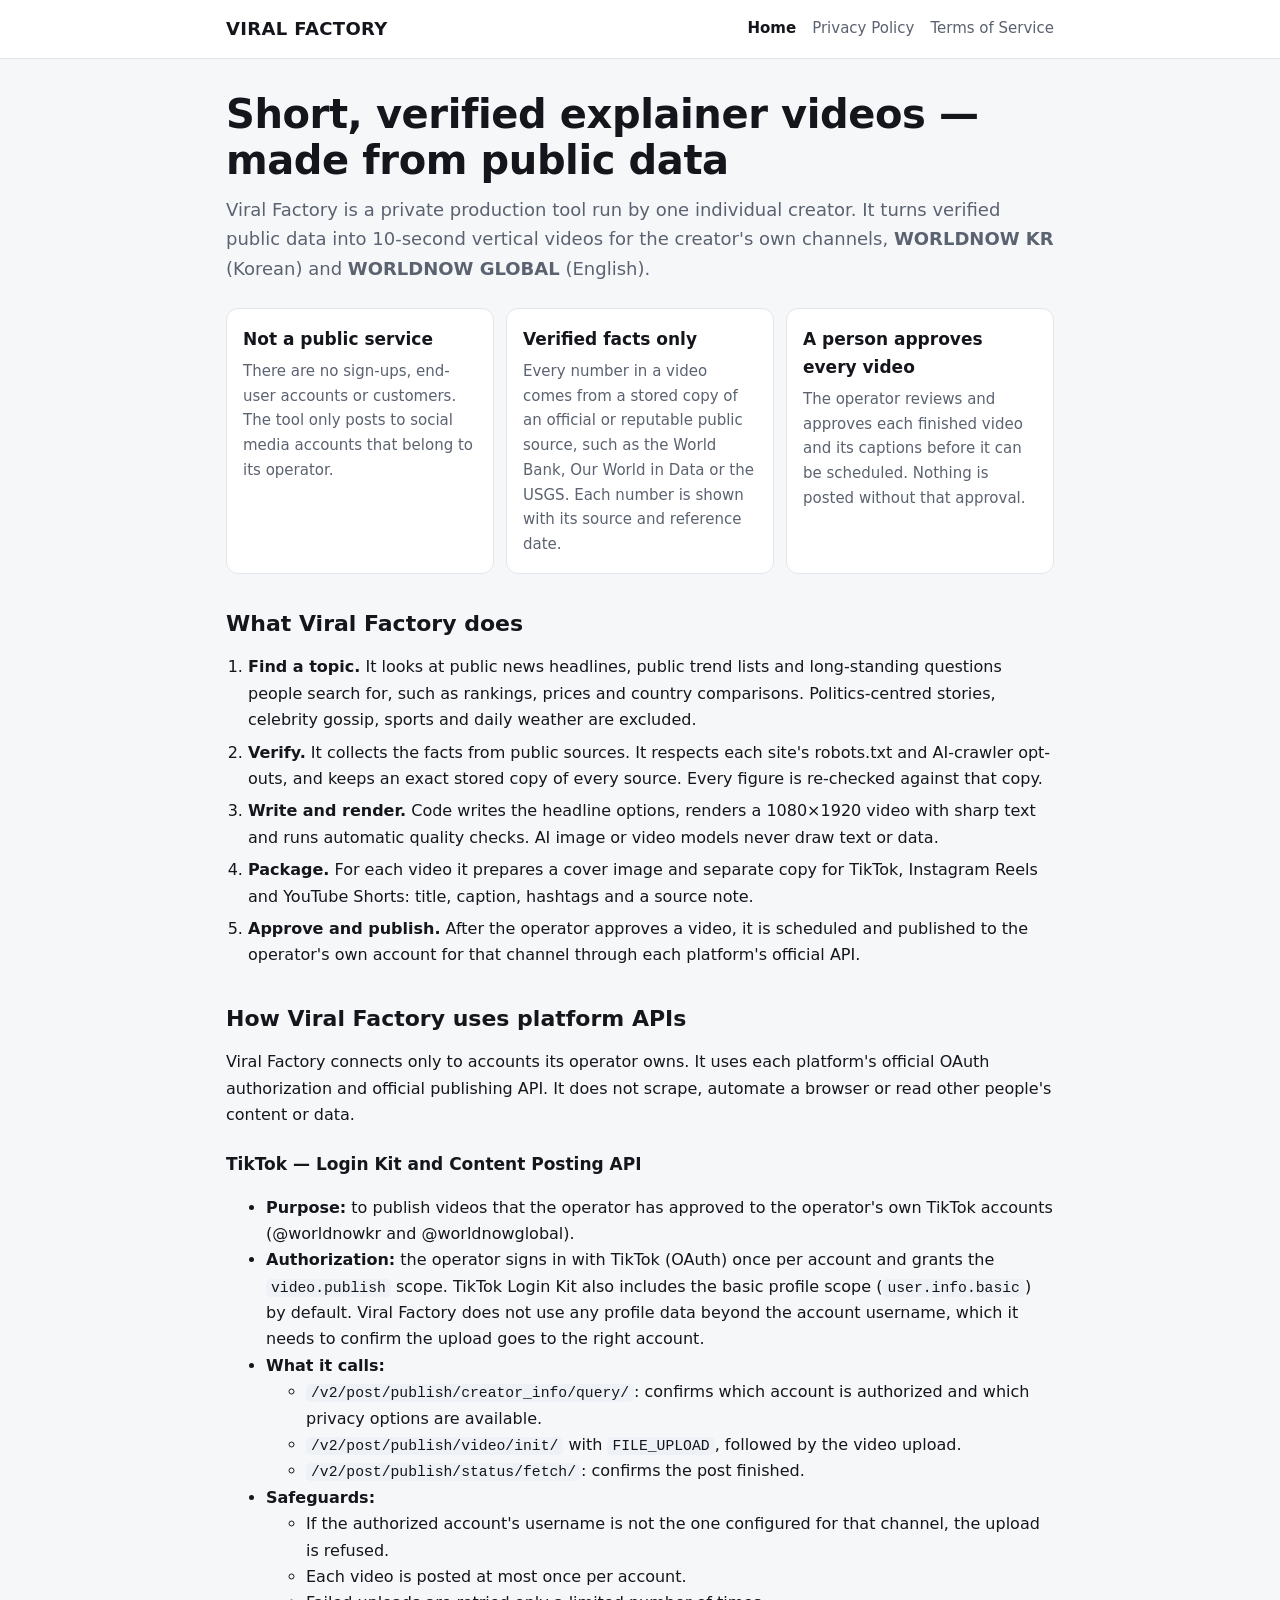
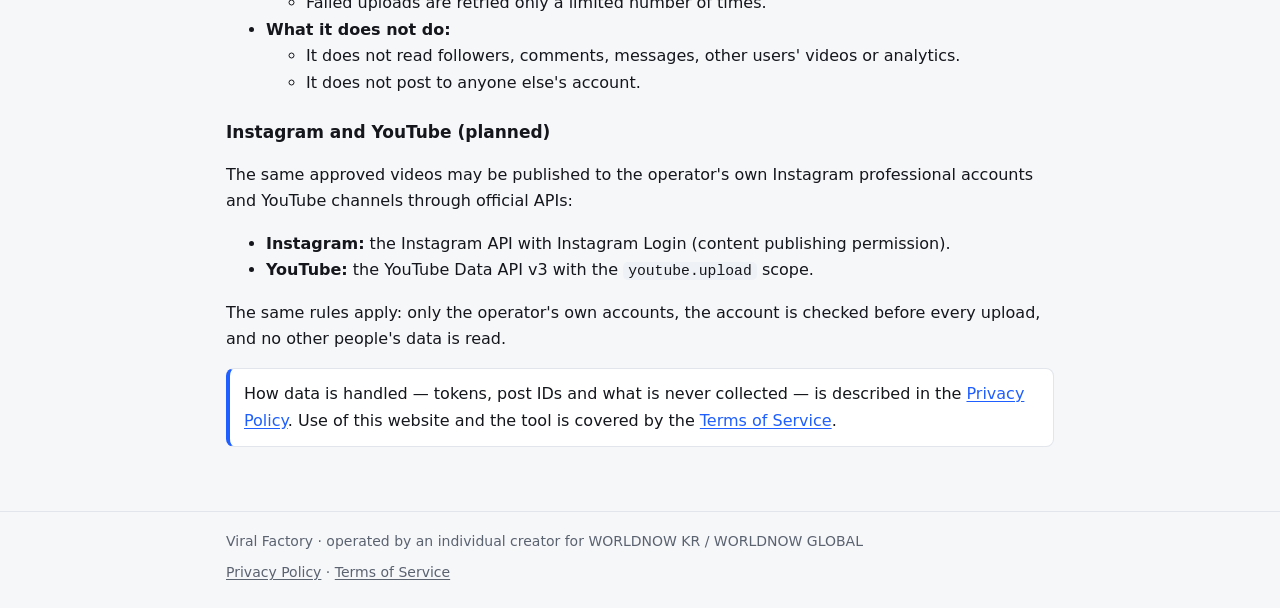
<file: index.html>
<!doctype html>
<html lang="en">
<head>
<meta charset="utf-8">
<meta name="viewport" content="width=device-width, initial-scale=1">
<title>Viral Factory</title>
<meta name="description" content="Viral Factory is a private, owner-operated production tool that turns verified public data into short vertical explainer videos for the WORLDNOW KR and WORLDNOW GLOBAL channels.">
<link rel="stylesheet" href="styles.css">
<link rel="icon" href="favicon.svg" type="image/svg+xml">
</head>
<body>
<header class="site"><div class="wrap">
  <a class="brand" href="index.html">VIRAL FACTORY</a>
  <nav class="site" aria-label="Site">
    <a href="index.html" aria-current="page">Home</a>
    <a href="privacy.html">Privacy Policy</a>
    <a href="terms.html">Terms of Service</a>
  </nav>
</div></header>

<main><div class="wrap">
  <h1>Short, verified explainer videos — made from public data</h1>
  <p class="lead">Viral Factory is a private production tool run by one individual creator. It turns verified public data into 10-second vertical videos for the creator's own channels, <b>WORLDNOW KR</b> (Korean) and <b>WORLDNOW GLOBAL</b> (English).</p>

  <div class="cards">
    <div class="card"><h3>Not a public service</h3><p>There are no sign-ups, end-user accounts or customers. The tool only posts to social media accounts that belong to its operator.</p></div>
    <div class="card"><h3>Verified facts only</h3><p>Every number in a video comes from a stored copy of an official or reputable public source, such as the World Bank, Our World in Data or the USGS. Each number is shown with its source and reference date.</p></div>
    <div class="card"><h3>A person approves every video</h3><p>The operator reviews and approves each finished video and its captions before it can be scheduled. Nothing is posted without that approval.</p></div>
  </div>

  <h2>What Viral Factory does</h2>
  <ol class="flow">
    <li><b>Find a topic.</b> It looks at public news headlines, public trend lists and long-standing questions people search for, such as rankings, prices and country comparisons. Politics-centred stories, celebrity gossip, sports and daily weather are excluded.</li>
    <li><b>Verify.</b> It collects the facts from public sources. It respects each site's robots.txt and AI-crawler opt-outs, and keeps an exact stored copy of every source. Every figure is re-checked against that copy.</li>
    <li><b>Write and render.</b> Code writes the headline options, renders a 1080×1920 video with sharp text and runs automatic quality checks. AI image or video models never draw text or data.</li>
    <li><b>Package.</b> For each video it prepares a cover image and separate copy for TikTok, Instagram Reels and YouTube Shorts: title, caption, hashtags and a source note.</li>
    <li><b>Approve and publish.</b> After the operator approves a video, it is scheduled and published to the operator's own account for that channel through each platform's official API.</li>
  </ol>

  <h2>How Viral Factory uses platform APIs</h2>
  <p>Viral Factory connects only to accounts its operator owns. It uses each platform's official OAuth authorization and official publishing API. It does not scrape, automate a browser or read other people's content or data.</p>

  <h3>TikTok — Login Kit and Content Posting API</h3>
  <ul>
    <li><b>Purpose:</b> to publish videos that the operator has approved to the operator's own TikTok accounts (@worldnowkr and @worldnowglobal).</li>
    <li><b>Authorization:</b> the operator signs in with TikTok (OAuth) once per account and grants the <code>video.publish</code> scope. TikTok Login Kit also includes the basic profile scope (<code>user.info.basic</code>) by default. Viral Factory does not use any profile data beyond the account username, which it needs to confirm the upload goes to the right account.</li>
    <li><b>What it calls:</b>
      <ul>
        <li><code>/v2/post/publish/creator_info/query/</code>: confirms which account is authorized and which privacy options are available.</li>
        <li><code>/v2/post/publish/video/init/</code> with <code>FILE_UPLOAD</code>, followed by the video upload.</li>
        <li><code>/v2/post/publish/status/fetch/</code>: confirms the post finished.</li>
      </ul>
    </li>
    <li><b>Safeguards:</b>
      <ul>
        <li>If the authorized account's username is not the one configured for that channel, the upload is refused.</li>
        <li>Each video is posted at most once per account.</li>
        <li>Failed uploads are retried only a limited number of times.</li>
      </ul>
    </li>
    <li><b>What it does not do:</b>
      <ul>
        <li>It does not read followers, comments, messages, other users' videos or analytics.</li>
        <li>It does not post to anyone else's account.</li>
      </ul>
    </li>
  </ul>

  <h3>Instagram and YouTube (planned)</h3>
  <p>The same approved videos may be published to the operator's own Instagram professional accounts and YouTube channels through official APIs:</p>
  <ul>
    <li><b>Instagram:</b> the Instagram API with Instagram Login (content publishing permission).</li>
    <li><b>YouTube:</b> the YouTube Data API v3 with the <code>youtube.upload</code> scope.</li>
  </ul>
  <p>The same rules apply: only the operator's own accounts, the account is checked before every upload, and no other people's data is read.</p>

  <div class="note">How data is handled — tokens, post IDs and what is never collected — is described in the <a href="privacy.html">Privacy Policy</a>. Use of this website and the tool is covered by the <a href="terms.html">Terms of Service</a>.</div>
</div></main>

<footer class="site"><div class="wrap">
  <span>Viral Factory · operated by an individual creator for WORLDNOW KR / WORLDNOW GLOBAL</span>
  <span><a href="privacy.html">Privacy Policy</a> · <a href="terms.html">Terms of Service</a></span>
</div></footer>
</body>
</html>
</file>
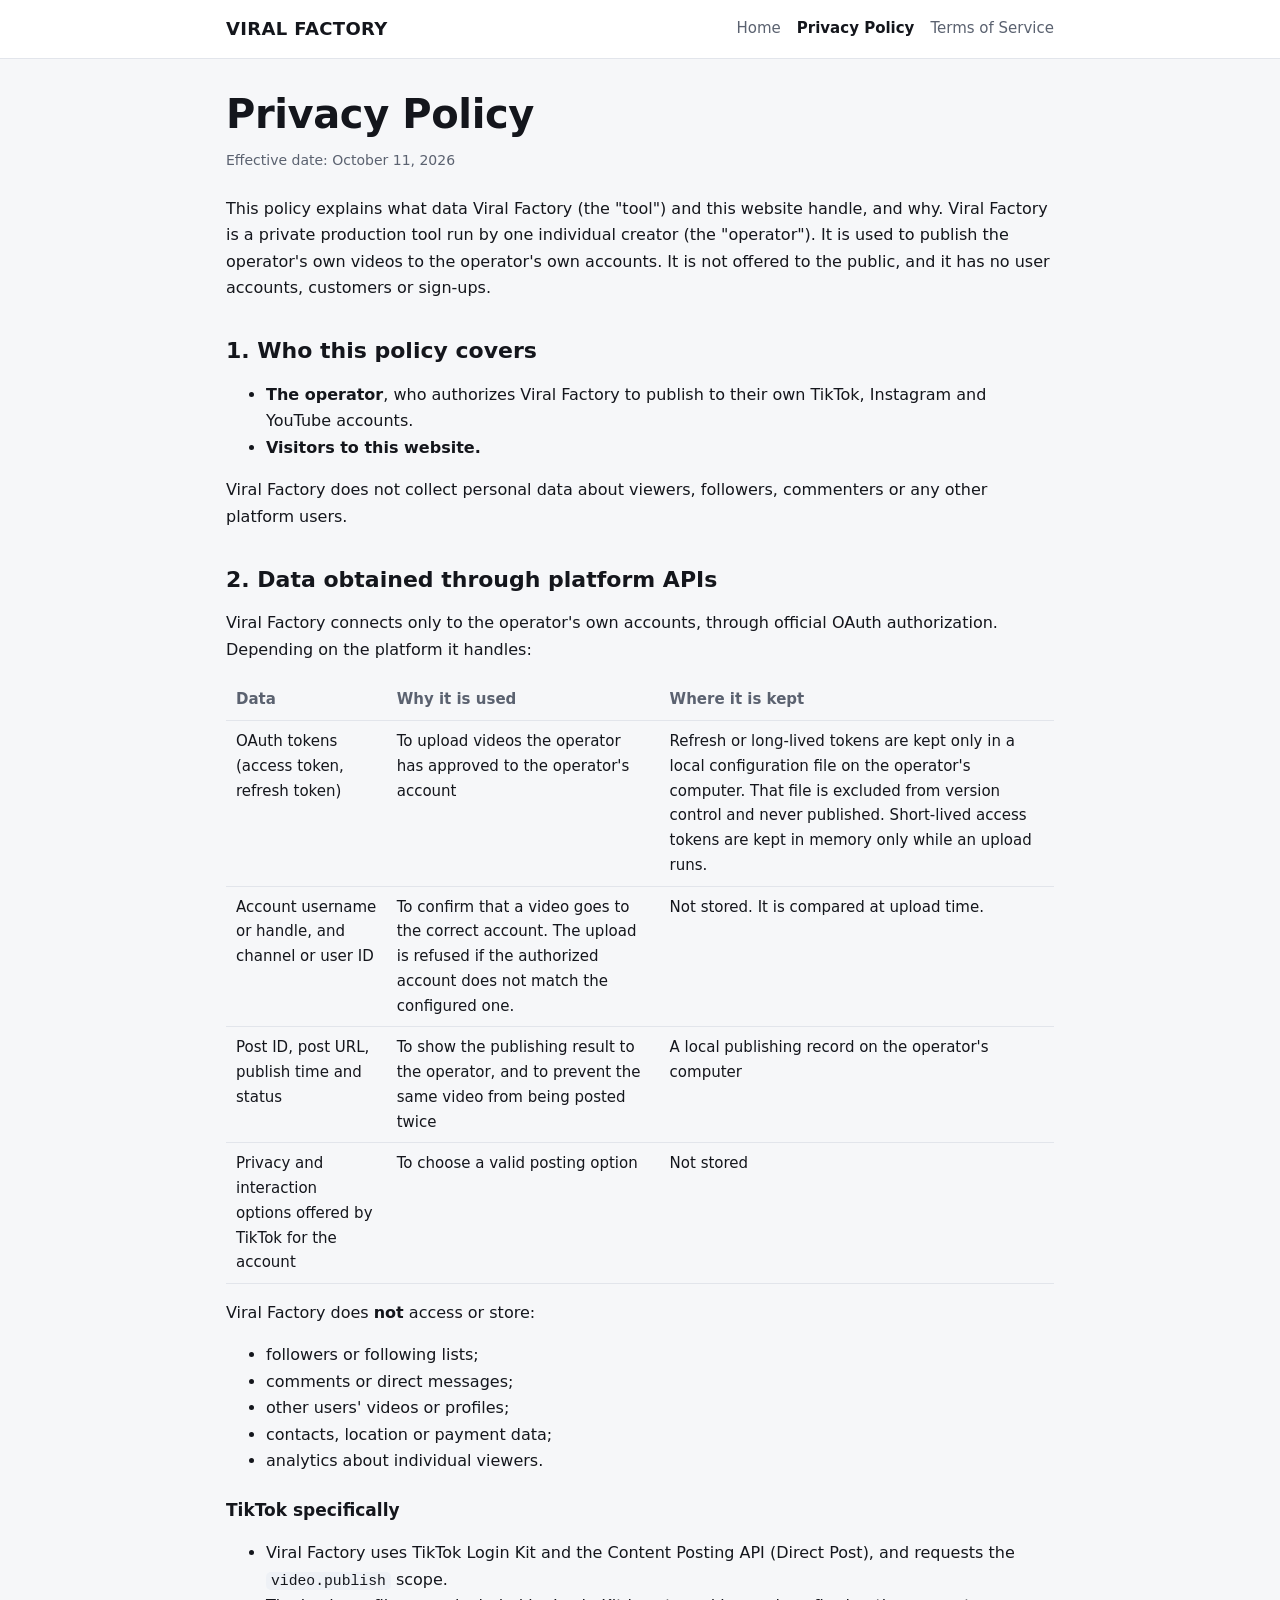
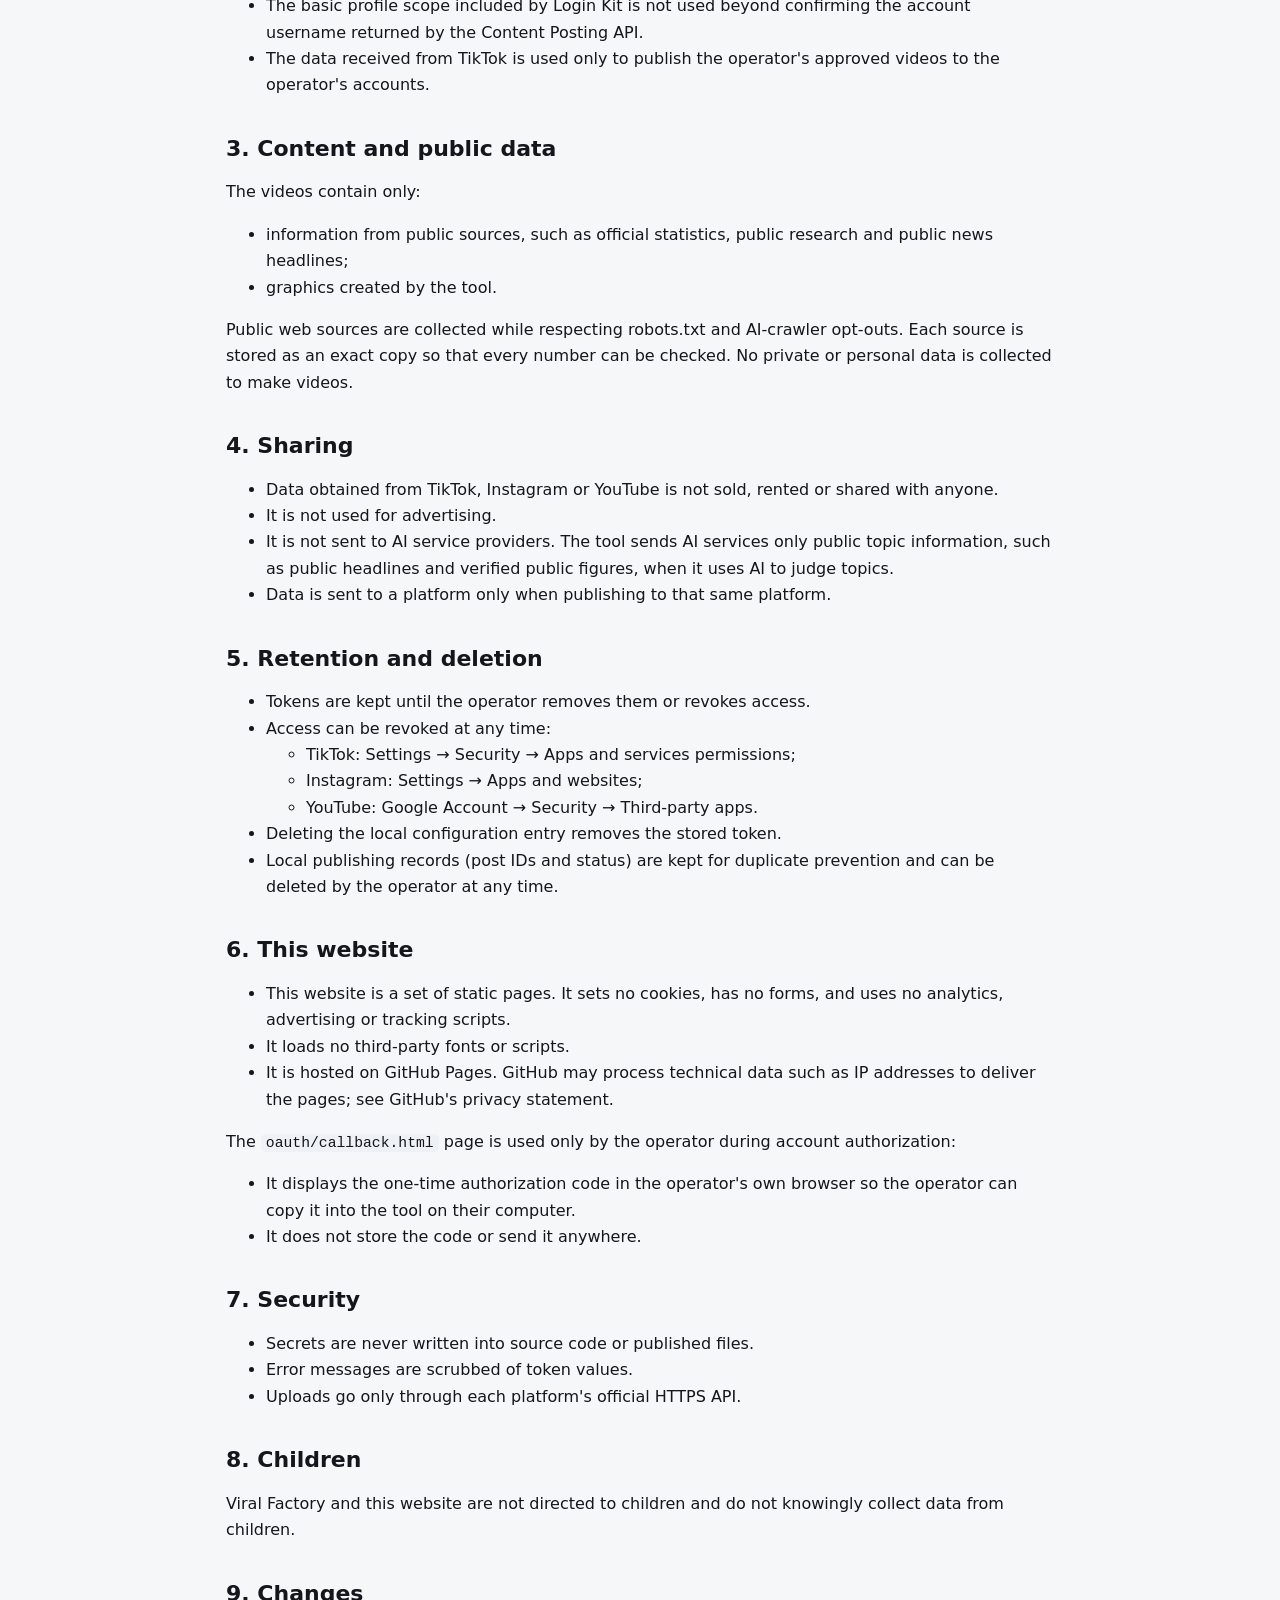
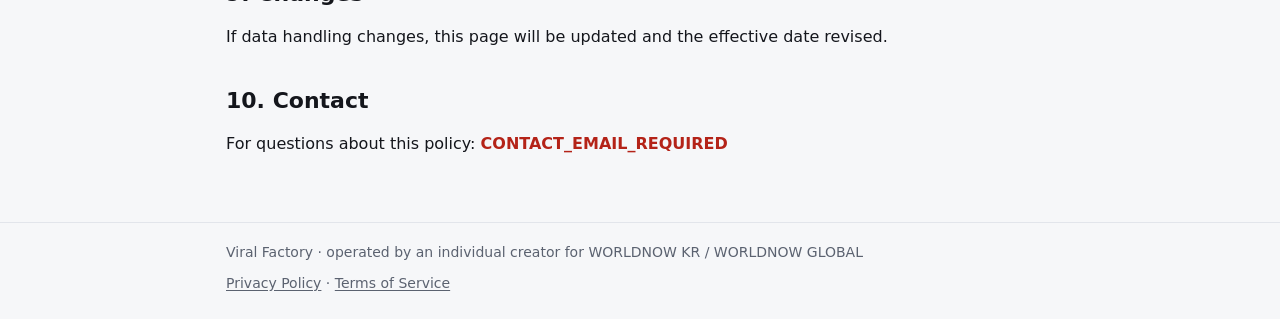
<file: privacy.html>
<!doctype html>
<html lang="en">
<head>
<meta charset="utf-8">
<meta name="viewport" content="width=device-width, initial-scale=1">
<title>Privacy Policy · Viral Factory</title>
<meta name="description" content="How Viral Factory handles data, including OAuth tokens and post records for TikTok, Instagram and YouTube.">
<link rel="stylesheet" href="styles.css">
<link rel="icon" href="favicon.svg" type="image/svg+xml">
</head>
<body>
<header class="site"><div class="wrap">
  <a class="brand" href="index.html">VIRAL FACTORY</a>
  <nav class="site" aria-label="Site">
    <a href="index.html">Home</a>
    <a href="privacy.html" aria-current="page">Privacy Policy</a>
    <a href="terms.html">Terms of Service</a>
  </nav>
</div></header>

<main><div class="wrap">
  <h1>Privacy Policy</h1>
  <p class="meta">Effective date: October 11, 2026</p>

  <p>This policy explains what data Viral Factory (the "tool") and this website handle, and why. Viral Factory is a private production tool run by one individual creator (the "operator"). It is used to publish the operator's own videos to the operator's own accounts. It is not offered to the public, and it has no user accounts, customers or sign-ups.</p>

  <h2>1. Who this policy covers</h2>
  <ul>
    <li><b>The operator</b>, who authorizes Viral Factory to publish to their own TikTok, Instagram and YouTube accounts.</li>
    <li><b>Visitors to this website.</b></li>
  </ul>
  <p>Viral Factory does not collect personal data about viewers, followers, commenters or any other platform users.</p>

  <h2>2. Data obtained through platform APIs</h2>
  <p>Viral Factory connects only to the operator's own accounts, through official OAuth authorization. Depending on the platform it handles:</p>
  <table>
    <thead><tr><th>Data</th><th>Why it is used</th><th>Where it is kept</th></tr></thead>
    <tbody>
      <tr><td>OAuth tokens (access token, refresh token)</td><td>To upload videos the operator has approved to the operator's account</td><td>Refresh or long-lived tokens are kept only in a local configuration file on the operator's computer. That file is excluded from version control and never published. Short-lived access tokens are kept in memory only while an upload runs.</td></tr>
      <tr><td>Account username or handle, and channel or user ID</td><td>To confirm that a video goes to the correct account. The upload is refused if the authorized account does not match the configured one.</td><td>Not stored. It is compared at upload time.</td></tr>
      <tr><td>Post ID, post URL, publish time and status</td><td>To show the publishing result to the operator, and to prevent the same video from being posted twice</td><td>A local publishing record on the operator's computer</td></tr>
      <tr><td>Privacy and interaction options offered by TikTok for the account</td><td>To choose a valid posting option</td><td>Not stored</td></tr>
    </tbody>
  </table>
  <p>Viral Factory does <b>not</b> access or store:</p>
  <ul>
    <li>followers or following lists;</li>
    <li>comments or direct messages;</li>
    <li>other users' videos or profiles;</li>
    <li>contacts, location or payment data;</li>
    <li>analytics about individual viewers.</li>
  </ul>

  <h3>TikTok specifically</h3>
  <ul>
    <li>Viral Factory uses TikTok Login Kit and the Content Posting API (Direct Post), and requests the <code>video.publish</code> scope.</li>
    <li>The basic profile scope included by Login Kit is not used beyond confirming the account username returned by the Content Posting API.</li>
    <li>The data received from TikTok is used only to publish the operator's approved videos to the operator's accounts.</li>
  </ul>

  <h2>3. Content and public data</h2>
  <p>The videos contain only:</p>
  <ul>
    <li>information from public sources, such as official statistics, public research and public news headlines;</li>
    <li>graphics created by the tool.</li>
  </ul>
  <p>Public web sources are collected while respecting robots.txt and AI-crawler opt-outs. Each source is stored as an exact copy so that every number can be checked. No private or personal data is collected to make videos.</p>

  <h2>4. Sharing</h2>
  <ul>
    <li>Data obtained from TikTok, Instagram or YouTube is not sold, rented or shared with anyone.</li>
    <li>It is not used for advertising.</li>
    <li>It is not sent to AI service providers. The tool sends AI services only public topic information, such as public headlines and verified public figures, when it uses AI to judge topics.</li>
    <li>Data is sent to a platform only when publishing to that same platform.</li>
  </ul>

  <h2>5. Retention and deletion</h2>
  <ul>
    <li>Tokens are kept until the operator removes them or revokes access.</li>
    <li>Access can be revoked at any time:
      <ul>
        <li>TikTok: Settings → Security → Apps and services permissions;</li>
        <li>Instagram: Settings → Apps and websites;</li>
        <li>YouTube: Google Account → Security → Third-party apps.</li>
      </ul>
    </li>
    <li>Deleting the local configuration entry removes the stored token.</li>
    <li>Local publishing records (post IDs and status) are kept for duplicate prevention and can be deleted by the operator at any time.</li>
  </ul>

  <h2>6. This website</h2>
  <ul>
    <li>This website is a set of static pages. It sets no cookies, has no forms, and uses no analytics, advertising or tracking scripts.</li>
    <li>It loads no third-party fonts or scripts.</li>
    <li>It is hosted on GitHub Pages. GitHub may process technical data such as IP addresses to deliver the pages; see GitHub's privacy statement.</li>
  </ul>
  <p>The <code>oauth/callback.html</code> page is used only by the operator during account authorization:</p>
  <ul>
    <li>It displays the one-time authorization code in the operator's own browser so the operator can copy it into the tool on their computer.</li>
    <li>It does not store the code or send it anywhere.</li>
  </ul>

  <h2>7. Security</h2>
  <ul>
    <li>Secrets are never written into source code or published files.</li>
    <li>Error messages are scrubbed of token values.</li>
    <li>Uploads go only through each platform's official HTTPS API.</li>
  </ul>

  <h2>8. Children</h2>
  <p>Viral Factory and this website are not directed to children and do not knowingly collect data from children.</p>

  <h2>9. Changes</h2>
  <p>If data handling changes, this page will be updated and the effective date revised.</p>

  <h2>10. Contact</h2>
  <p>For questions about this policy: <span class="contact-missing" data-contact>CONTACT_EMAIL_REQUIRED</span></p>
</div></main>

<footer class="site"><div class="wrap">
  <span>Viral Factory · operated by an individual creator for WORLDNOW KR / WORLDNOW GLOBAL</span>
  <span><a href="privacy.html">Privacy Policy</a> · <a href="terms.html">Terms of Service</a></span>
</div></footer>
</body>
</html>
</file>
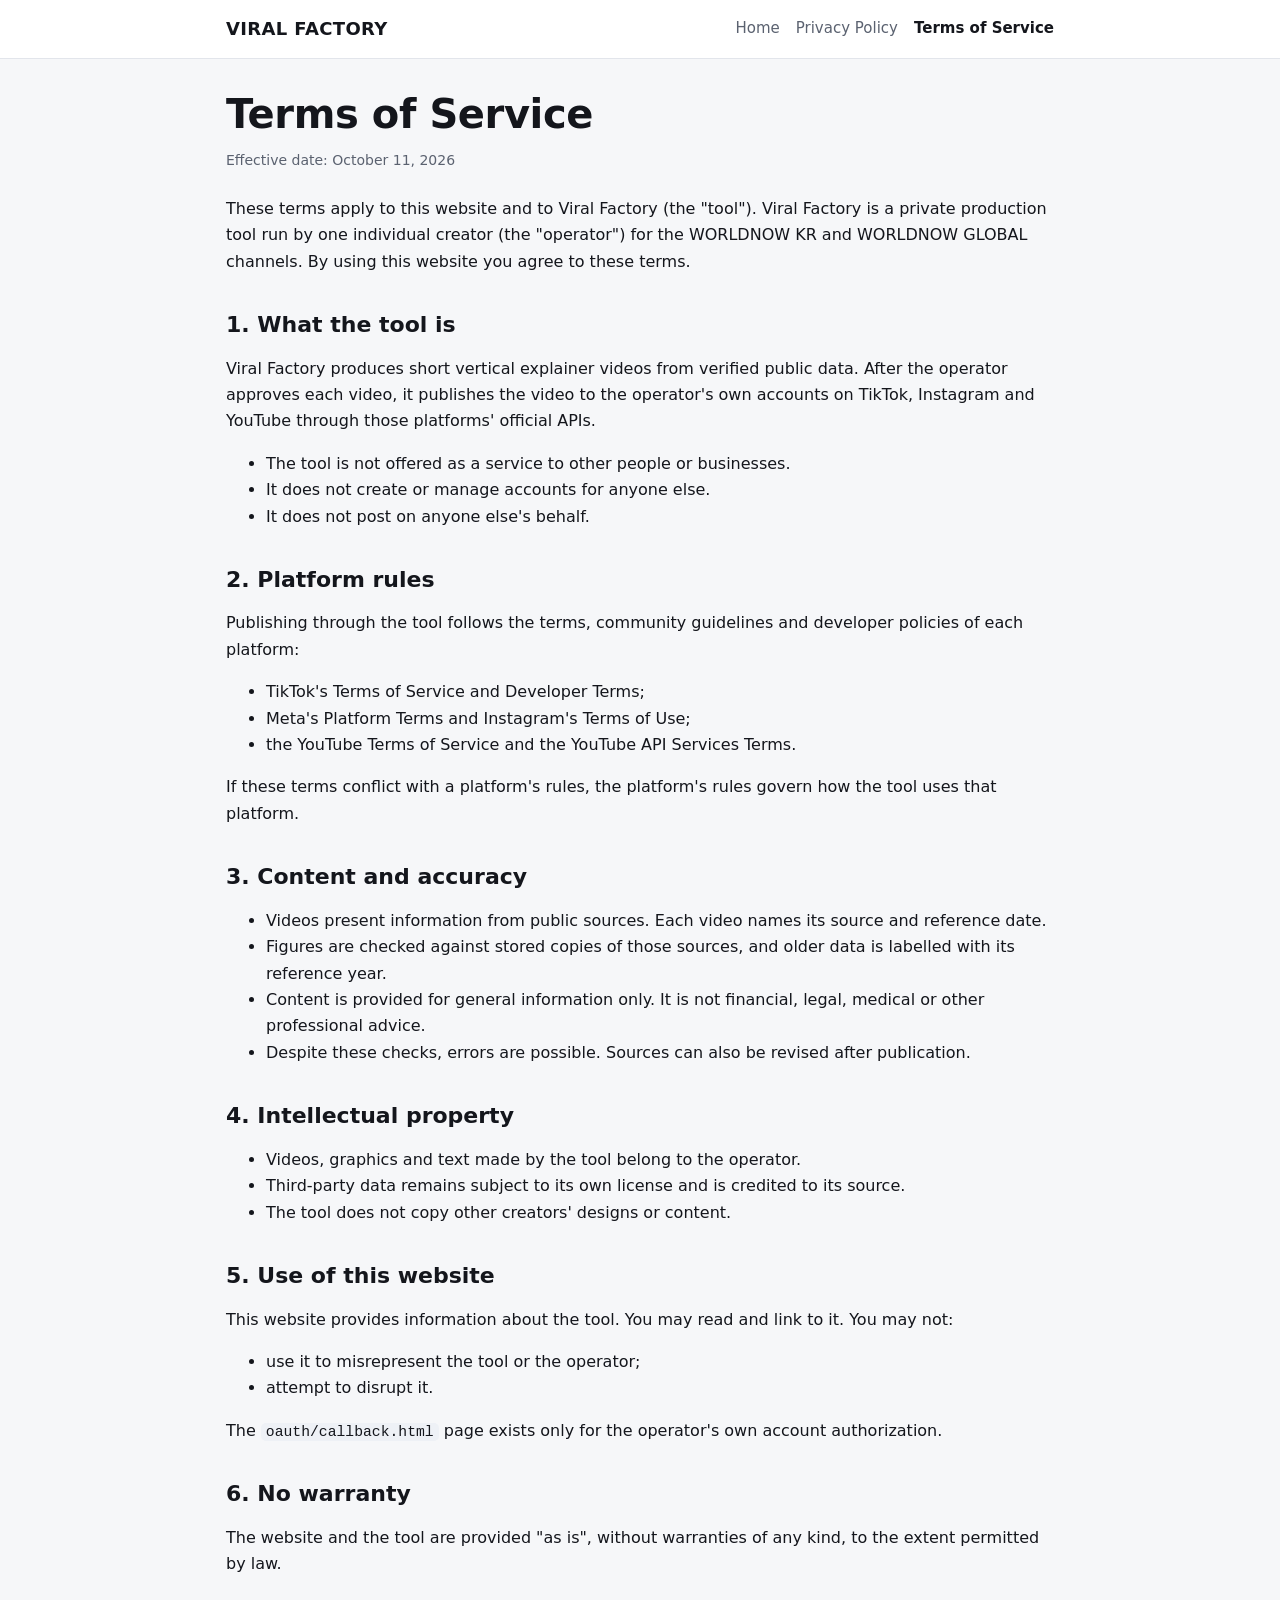
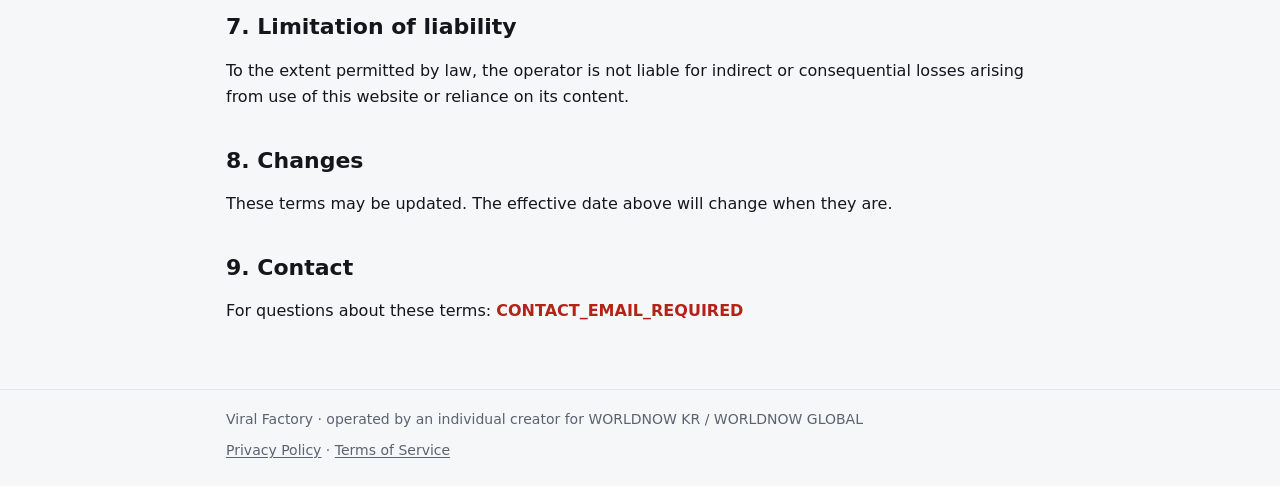
<file: terms.html>
<!doctype html>
<html lang="en">
<head>
<meta charset="utf-8">
<meta name="viewport" content="width=device-width, initial-scale=1">
<title>Terms of Service · Viral Factory</title>
<meta name="description" content="Terms of Service for the Viral Factory website and tool.">
<link rel="stylesheet" href="styles.css">
<link rel="icon" href="favicon.svg" type="image/svg+xml">
</head>
<body>
<header class="site"><div class="wrap">
  <a class="brand" href="index.html">VIRAL FACTORY</a>
  <nav class="site" aria-label="Site">
    <a href="index.html">Home</a>
    <a href="privacy.html">Privacy Policy</a>
    <a href="terms.html" aria-current="page">Terms of Service</a>
  </nav>
</div></header>

<main><div class="wrap">
  <h1>Terms of Service</h1>
  <p class="meta">Effective date: October 11, 2026</p>

  <p>These terms apply to this website and to Viral Factory (the "tool"). Viral Factory is a private production tool run by one individual creator (the "operator") for the WORLDNOW KR and WORLDNOW GLOBAL channels. By using this website you agree to these terms.</p>

  <h2>1. What the tool is</h2>
  <p>Viral Factory produces short vertical explainer videos from verified public data. After the operator approves each video, it publishes the video to the operator's own accounts on TikTok, Instagram and YouTube through those platforms' official APIs.</p>
  <ul>
    <li>The tool is not offered as a service to other people or businesses.</li>
    <li>It does not create or manage accounts for anyone else.</li>
    <li>It does not post on anyone else's behalf.</li>
  </ul>

  <h2>2. Platform rules</h2>
  <p>Publishing through the tool follows the terms, community guidelines and developer policies of each platform:</p>
  <ul>
    <li>TikTok's Terms of Service and Developer Terms;</li>
    <li>Meta's Platform Terms and Instagram's Terms of Use;</li>
    <li>the YouTube Terms of Service and the YouTube API Services Terms.</li>
  </ul>
  <p>If these terms conflict with a platform's rules, the platform's rules govern how the tool uses that platform.</p>

  <h2>3. Content and accuracy</h2>
  <ul>
    <li>Videos present information from public sources. Each video names its source and reference date.</li>
    <li>Figures are checked against stored copies of those sources, and older data is labelled with its reference year.</li>
    <li>Content is provided for general information only. It is not financial, legal, medical or other professional advice.</li>
    <li>Despite these checks, errors are possible. Sources can also be revised after publication.</li>
  </ul>

  <h2>4. Intellectual property</h2>
  <ul>
    <li>Videos, graphics and text made by the tool belong to the operator.</li>
    <li>Third-party data remains subject to its own license and is credited to its source.</li>
    <li>The tool does not copy other creators' designs or content.</li>
  </ul>

  <h2>5. Use of this website</h2>
  <p>This website provides information about the tool. You may read and link to it. You may not:</p>
  <ul>
    <li>use it to misrepresent the tool or the operator;</li>
    <li>attempt to disrupt it.</li>
  </ul>
  <p>The <code>oauth/callback.html</code> page exists only for the operator's own account authorization.</p>

  <h2>6. No warranty</h2>
  <p>The website and the tool are provided "as is", without warranties of any kind, to the extent permitted by law.</p>

  <h2>7. Limitation of liability</h2>
  <p>To the extent permitted by law, the operator is not liable for indirect or consequential losses arising from use of this website or reliance on its content.</p>

  <h2>8. Changes</h2>
  <p>These terms may be updated. The effective date above will change when they are.</p>

  <h2>9. Contact</h2>
  <p>For questions about these terms: <span class="contact-missing" data-contact>CONTACT_EMAIL_REQUIRED</span></p>
</div></main>

<footer class="site"><div class="wrap">
  <span>Viral Factory · operated by an individual creator for WORLDNOW KR / WORLDNOW GLOBAL</span>
  <span><a href="privacy.html">Privacy Policy</a> · <a href="terms.html">Terms of Service</a></span>
</div></footer>
</body>
</html>
</file>
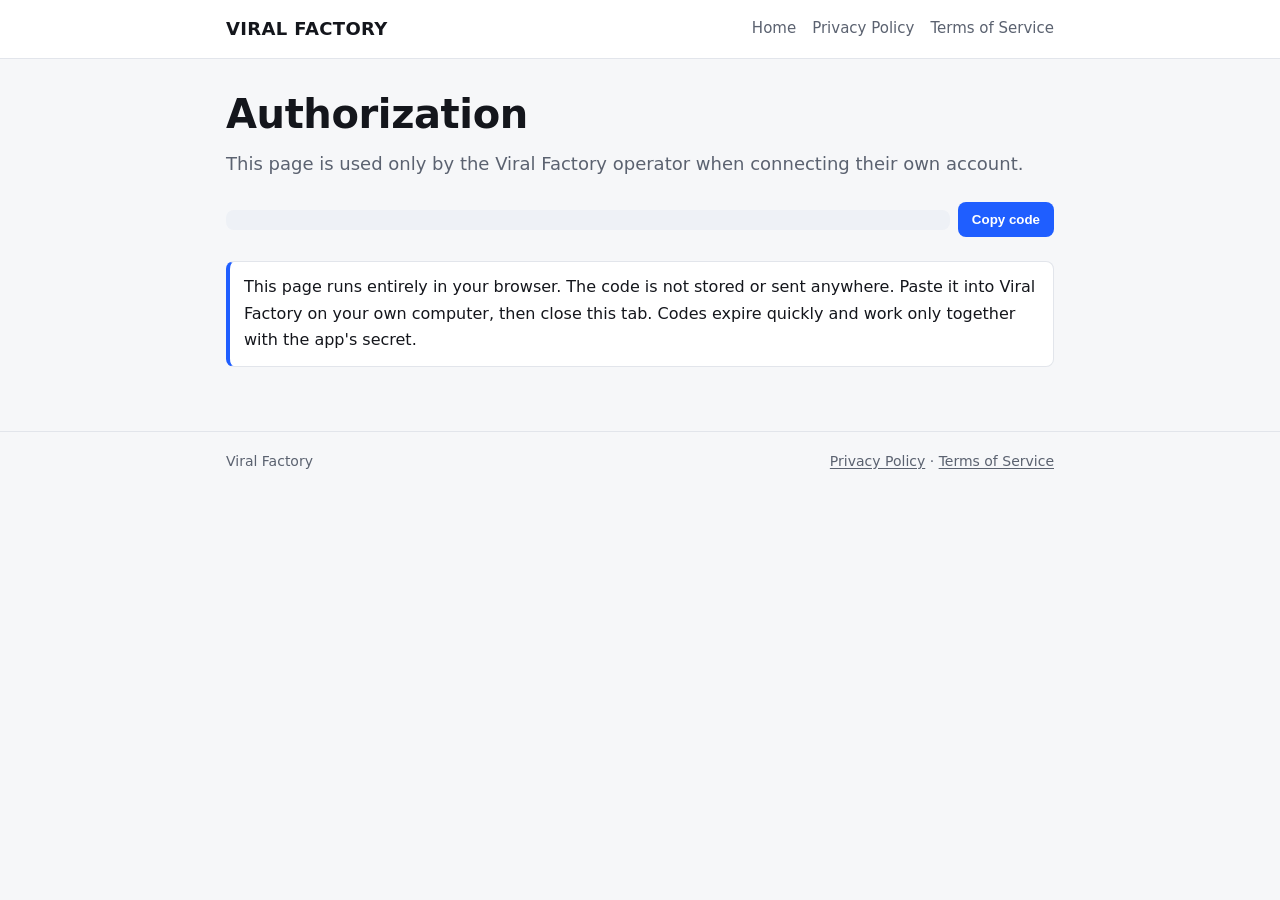
<file: oauth/callback.html>
<!doctype html>
<html lang="en">
<head>
<meta charset="utf-8">
<meta name="viewport" content="width=device-width, initial-scale=1">
<meta name="robots" content="noindex">
<meta name="referrer" content="no-referrer">
<title>Authorization · Viral Factory</title>
<link rel="stylesheet" href="../styles.css">
<link rel="icon" href="../favicon.svg" type="image/svg+xml">
</head>
<body>
<header class="site"><div class="wrap">
  <a class="brand" href="../index.html">VIRAL FACTORY</a>
  <nav class="site" aria-label="Site">
    <a href="../index.html">Home</a>
    <a href="../privacy.html">Privacy Policy</a>
    <a href="../terms.html">Terms of Service</a>
  </nav>
</div></header>
<main><div class="wrap">
  <h1 id="title">Authorization</h1>
  <p class="lead" id="msg">This page is used only by the Viral Factory operator when connecting their own account.</p>
  <div class="codebox" id="box" hidden>
    <output id="code" aria-label="Authorization code"></output>
    <button type="button" id="copy">Copy code</button>
  </div>
  <p class="meta" id="state"></p>
  <div class="note">This page runs entirely in your browser. The code is not stored or sent anywhere. Paste it into Viral Factory on your own computer, then close this tab. Codes expire quickly and work only together with the app's secret.</div>
</div></main>
<footer class="site"><div class="wrap">
  <span>Viral Factory</span>
  <span><a href="../privacy.html">Privacy Policy</a> · <a href="../terms.html">Terms of Service</a></span>
</div></footer>
<script>
(() => {
  var q = new URLSearchParams(location.search);
  var code = q.get("code"), err = q.get("error"), state = q.get("state");
  // keep the code out of the address bar and browser history
  if (location.search) history.replaceState(null, "", location.pathname);
  var t = document.getElementById("title"), m = document.getElementById("msg");
  if (err) {
    t.textContent = "Authorization was not completed";
    m.textContent = `${q.get("error_description") || err} — you can close this tab and try again.`;
  } else if (code) {
    t.textContent = "Authorization received";
    m.textContent = "Copy this one-time code into Viral Factory on your computer.";
    document.getElementById("code").textContent = code;
    document.getElementById("box").hidden = false;
    if (state) document.getElementById("state").textContent = `State: ${state}`;
    document.getElementById("copy").addEventListener("click", function () {
      navigator.clipboard.writeText(code).then(() => { this.textContent = "Copied"; }, () => { this.textContent = "Select and copy manually"; });
    });
  }
})();
</script>
</body>
</html>
</file>
<file: styles.css>
/* Viral Factory public site — static, no external fonts, scripts, cookies or analytics. */
:root {
  --bg: #f6f7f9;
  --surface: #ffffff;
  --ink: #14161c;
  --muted: #5b6270;
  --line: #e2e5eb;
  --accent: #1f5eff;
  --accent-ink: #ffffff;
  --code: #eef1f6;
  color-scheme: light dark;
}
@media (prefers-color-scheme: dark) {
  :root {
    --bg: #0e1015;
    --surface: #161921;
    --ink: #eef0f4;
    --muted: #a1a9b8;
    --line: #2a2f3a;
    --accent: #7aa2ff;
    --accent-ink: #0e1015;
    --code: #1e2230;
  }
}
* {
  box-sizing: border-box;
}
html {
  -webkit-text-size-adjust: 100%;
}
body {
  margin: 0;
  background: var(--bg);
  color: var(--ink);
  font:
    16px / 1.65 system-ui,
    -apple-system,
    "Segoe UI",
    Roboto,
    "Helvetica Neue",
    Arial,
    sans-serif;
}
a {
  color: var(--accent);
  text-underline-offset: 2px;
}
a:focus-visible,
button:focus-visible {
  outline: 3px solid var(--accent);
  outline-offset: 2px;
}
.wrap {
  max-width: 860px;
  margin: 0 auto;
  padding: 0 16px;
}
header.site {
  border-bottom: 1px solid var(--line);
  background: var(--surface);
}
header.site .wrap {
  display: flex;
  flex-wrap: wrap;
  align-items: center;
  justify-content: space-between;
  gap: 8px 16px;
  padding-top: 14px;
  padding-bottom: 14px;
}
.brand {
  font-weight: 800;
  letter-spacing: 0.02em;
  color: var(--ink);
  text-decoration: none;
  font-size: 18px;
}
nav.site {
  display: flex;
  flex-wrap: wrap;
  gap: 4px 16px;
  font-size: 15px;
}
nav.site a {
  color: var(--muted);
  text-decoration: none;
}
nav.site a[aria-current="page"] {
  color: var(--ink);
  font-weight: 700;
}
main {
  padding: 32px 0 48px;
}
h1 {
  font-size: clamp(28px, 6vw, 40px);
  line-height: 1.15;
  margin: 0 0 12px;
  letter-spacing: -0.01em;
}
h2 {
  font-size: 22px;
  margin: 36px 0 8px;
  line-height: 1.3;
}
h3 {
  font-size: 17px;
  margin: 22px 0 6px;
}
p,
li {
  color: var(--ink);
}
.lead {
  font-size: 18px;
  color: var(--muted);
  margin: 0 0 24px;
}
.meta {
  color: var(--muted);
  font-size: 14px;
  margin: 0 0 24px;
}
.cards {
  display: grid;
  grid-template-columns: repeat(auto-fit, minmax(min(100%, 240px), 1fr));
  gap: 12px;
  margin: 16px 0;
}
.card {
  background: var(--surface);
  border: 1px solid var(--line);
  border-radius: 12px;
  padding: 16px;
}
.card h3 {
  margin-top: 0;
}
.card p {
  margin: 0;
  color: var(--muted);
  font-size: 15px;
}
ol.flow {
  padding-left: 22px;
}
ol.flow li {
  margin: 6px 0;
}
table {
  width: 100%;
  border-collapse: collapse;
  margin: 12px 0;
  font-size: 15px;
  display: block;
  overflow-x: auto;
}
th,
td {
  text-align: left;
  vertical-align: top;
  padding: 8px 10px;
  border-bottom: 1px solid var(--line);
}
th {
  color: var(--muted);
  font-weight: 600;
  white-space: nowrap;
}
code {
  background: var(--code);
  padding: 1px 5px;
  border-radius: 5px;
  font-size: 0.92em;
  word-break: break-word;
}
.note {
  background: var(--surface);
  border: 1px solid var(--line);
  border-left: 4px solid var(--accent);
  border-radius: 8px;
  padding: 12px 14px;
  margin: 16px 0;
}
.contact-missing {
  color: #b42318;
  font-weight: 600;
}
footer.site {
  border-top: 1px solid var(--line);
  color: var(--muted);
  font-size: 14px;
}
footer.site .wrap {
  display: flex;
  flex-wrap: wrap;
  justify-content: space-between;
  gap: 8px 16px;
  padding-top: 18px;
  padding-bottom: 24px;
}
footer.site a {
  color: var(--muted);
}
.codebox {
  display: flex;
  flex-wrap: wrap;
  gap: 8px;
  align-items: center;
  margin: 12px 0;
}
.codebox output {
  flex: 1 1 260px;
  min-width: 0;
  background: var(--code);
  border-radius: 8px;
  padding: 10px 12px;
  font-family: ui-monospace, Consolas, monospace;
  font-size: 14px;
  word-break: break-all;
}
.codebox button {
  border: 0;
  border-radius: 8px;
  padding: 10px 14px;
  background: var(--accent);
  color: var(--accent-ink);
  font-weight: 700;
  cursor: pointer;
}
</file>
